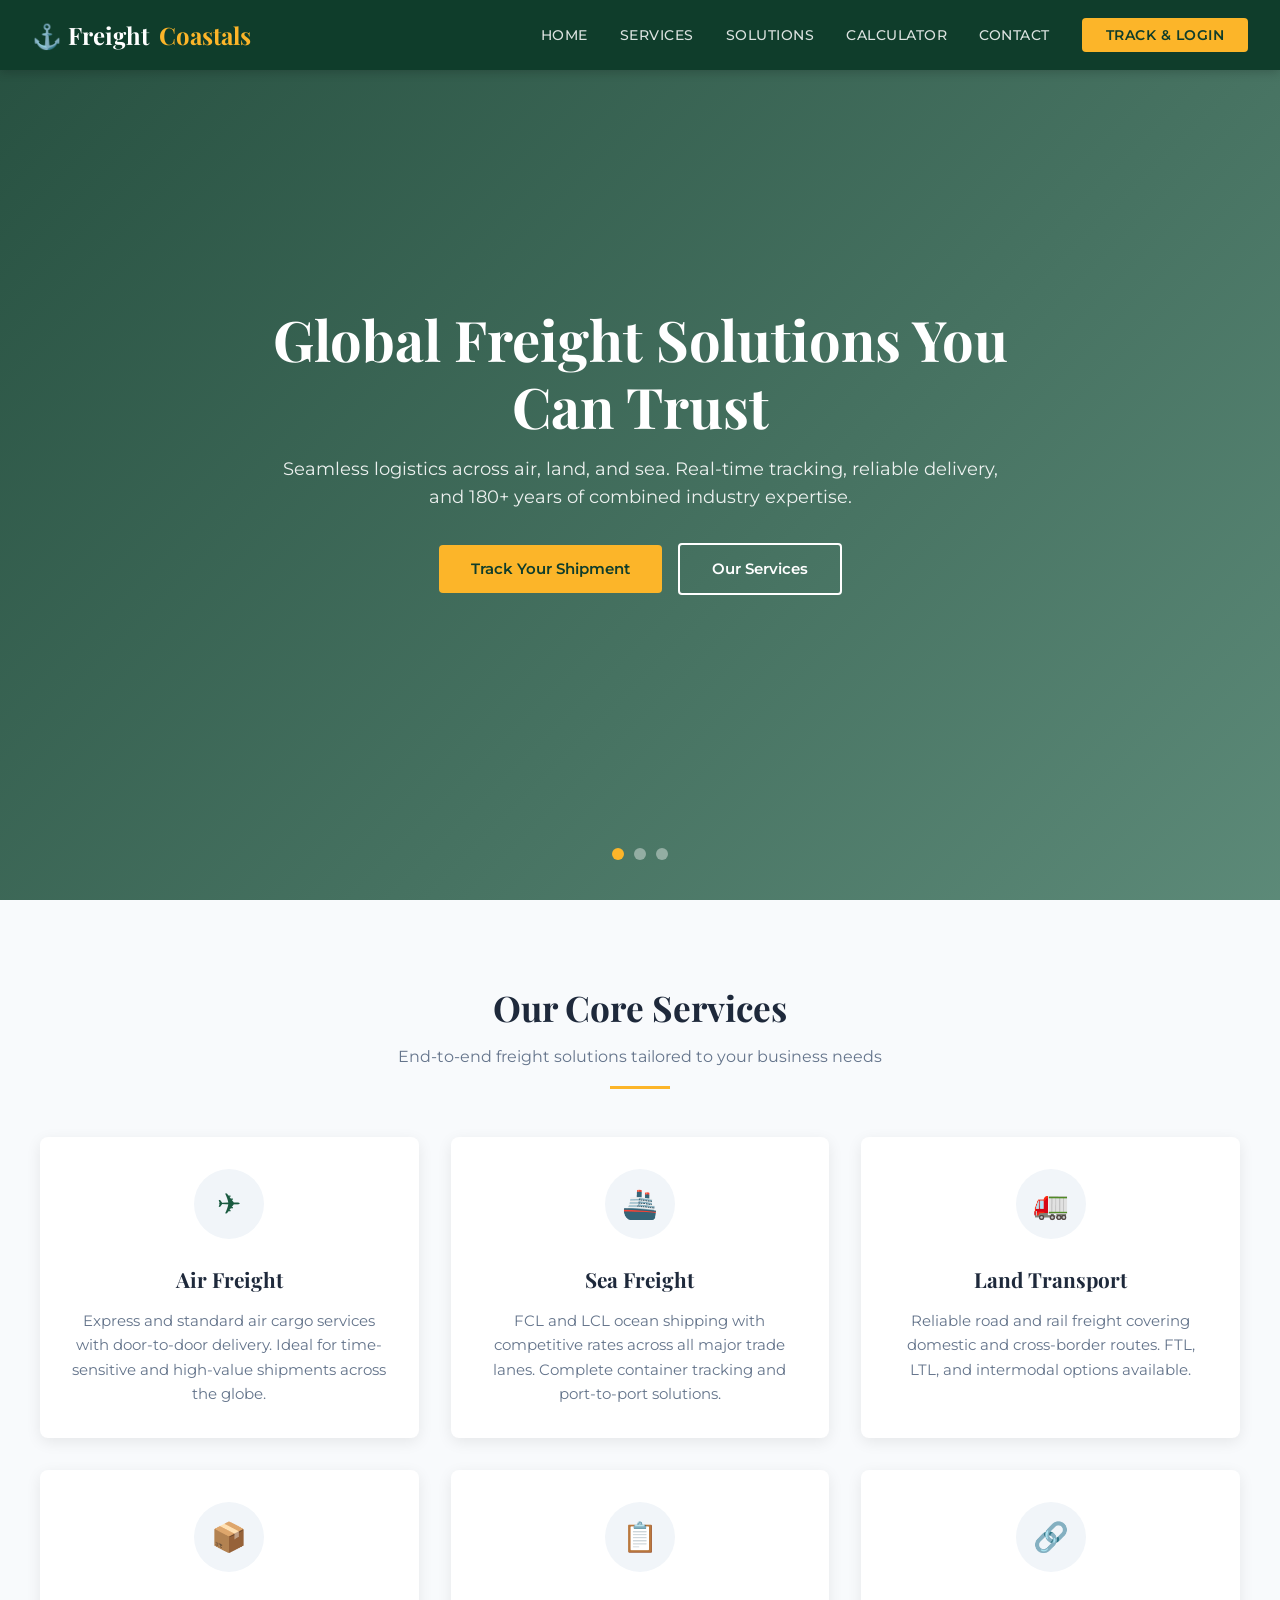
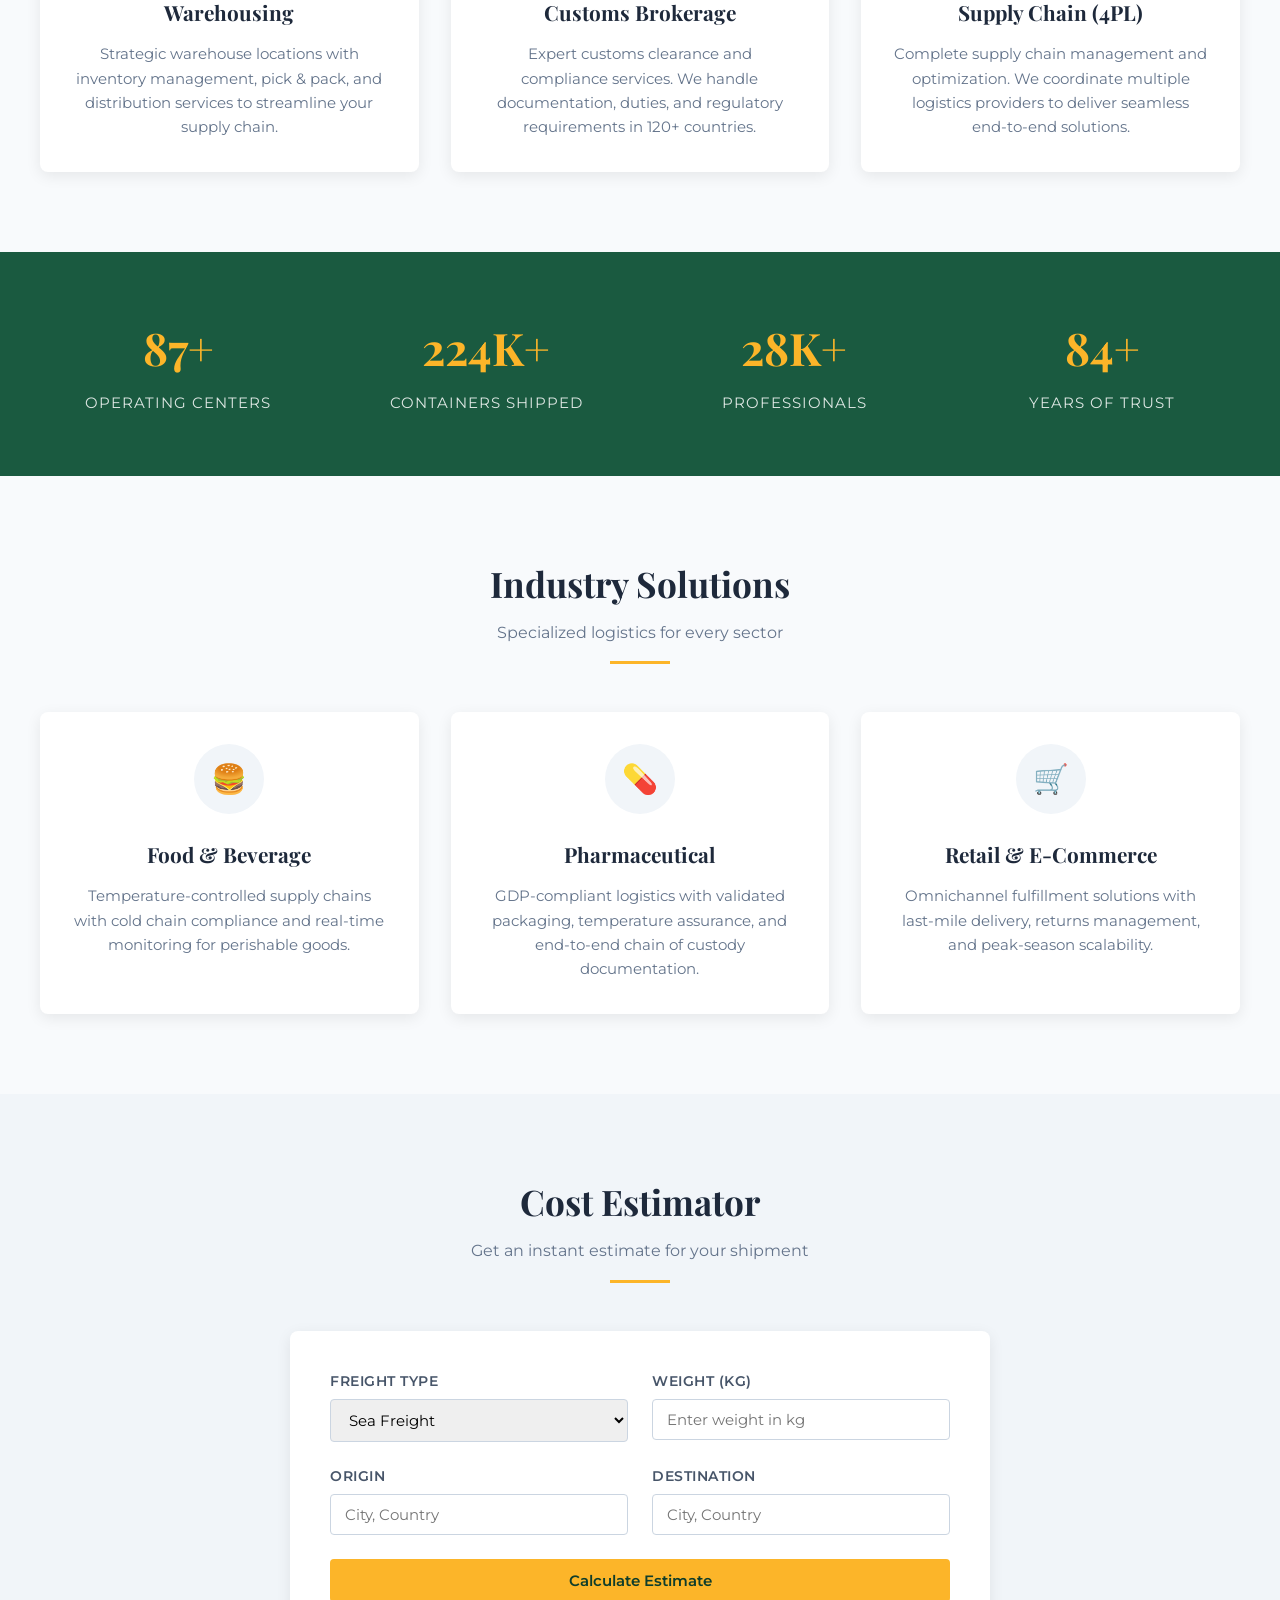
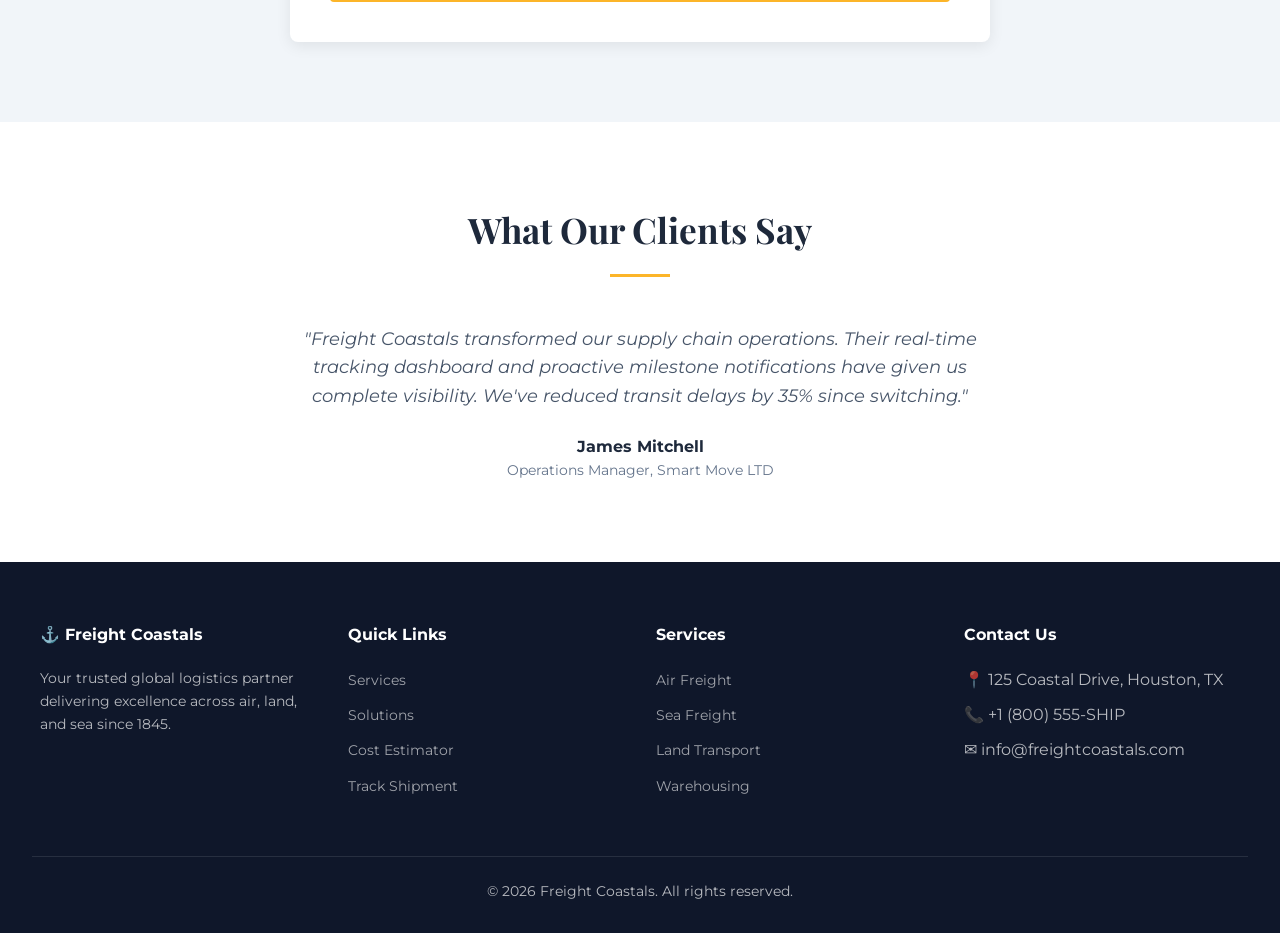
<file: index.html>
<!DOCTYPE html>
<html lang="en">
<head>
  <meta charset="UTF-8">
  <meta name="viewport" content="width=device-width, initial-scale=1.0">
  <title>Freight Coastals - Global Logistics Solutions</title>
  <link rel="stylesheet" href="css/styles.css">
</head>
<body>

  <!-- NAVBAR -->
  <nav class="navbar">
    <a href="index.html" class="logo">
      ⚓ Freight <span>Coastals</span>
    </a>
    <button class="mobile-toggle">☰</button>
    <ul class="nav-links">
      <li><a href="index.html">Home</a></li>
      <li><a href="#services">Services</a></li>
      <li><a href="#solutions">Solutions</a></li>
      <li><a href="#calculator">Calculator</a></li>
      <li><a href="#contact">Contact</a></li>
      <li><a href="login.html" class="btn-login">Track & Login</a></li>
    </ul>
  </nav>

  <!-- HERO SLIDER -->
  <section class="hero">
    <div class="hero-slide active">
      <div class="bg"></div>
      <div class="overlay"></div>
      <div class="hero-content">
        <h1>Global Freight Solutions You Can Trust</h1>
        <p>Seamless logistics across air, land, and sea. Real-time tracking, reliable delivery, and 180+ years of combined industry expertise.</p>
        <a href="login.html" class="btn btn-primary">Track Your Shipment</a>
        <a href="#services" class="btn btn-outline" style="margin-left:12px">Our Services</a>
      </div>
    </div>
    <div class="hero-slide">
      <div class="bg"></div>
      <div class="overlay"></div>
      <div class="hero-content">
        <h1>Air Freight — Speed Meets Reliability</h1>
        <p>Time-critical shipments delivered worldwide with our extensive airline network and customs expertise.</p>
        <a href="login.html" class="btn btn-primary">Get a Quote</a>
      </div>
    </div>
    <div class="hero-slide">
      <div class="bg"></div>
      <div class="overlay"></div>
      <div class="hero-content">
        <h1>Ocean Freight — Cost-Effective Global Shipping</h1>
        <p>Full container and LCL solutions across every major trade lane. Real-time vessel tracking included.</p>
        <a href="login.html" class="btn btn-primary">Learn More</a>
      </div>
    </div>
    <div class="hero-dots">
      <div class="dot active"></div>
      <div class="dot"></div>
      <div class="dot"></div>
    </div>
  </section>

  <!-- SERVICES -->
  <section id="services" class="section">
    <div class="section-title">
      <h2>Our Core Services</h2>
      <p>End-to-end freight solutions tailored to your business needs</p>
      <div class="underline"></div>
    </div>
    <div class="services-grid">
      <div class="service-card">
        <div class="icon">✈</div>
        <h3>Air Freight</h3>
        <p>Express and standard air cargo services with door-to-door delivery. Ideal for time-sensitive and high-value shipments across the globe.</p>
      </div>
      <div class="service-card">
        <div class="icon">🚢</div>
        <h3>Sea Freight</h3>
        <p>FCL and LCL ocean shipping with competitive rates across all major trade lanes. Complete container tracking and port-to-port solutions.</p>
      </div>
      <div class="service-card">
        <div class="icon">🚛</div>
        <h3>Land Transport</h3>
        <p>Reliable road and rail freight covering domestic and cross-border routes. FTL, LTL, and intermodal options available.</p>
      </div>
      <div class="service-card">
        <div class="icon">📦</div>
        <h3>Warehousing</h3>
        <p>Strategic warehouse locations with inventory management, pick & pack, and distribution services to streamline your supply chain.</p>
      </div>
      <div class="service-card">
        <div class="icon">📋</div>
        <h3>Customs Brokerage</h3>
        <p>Expert customs clearance and compliance services. We handle documentation, duties, and regulatory requirements in 120+ countries.</p>
      </div>
      <div class="service-card">
        <div class="icon">🔗</div>
        <h3>Supply Chain (4PL)</h3>
        <p>Complete supply chain management and optimization. We coordinate multiple logistics providers to deliver seamless end-to-end solutions.</p>
      </div>
    </div>
  </section>

  <!-- STATS -->
  <section class="stats-section">
    <div class="stats-grid">
      <div class="stat-item">
        <h3 data-count="125" data-suffix="+">0</h3>
        <p>Operating Centers</p>
      </div>
      <div class="stat-item">
        <h3 data-count="450" data-suffix="K+">0</h3>
        <p>Containers Shipped</p>
      </div>
      <div class="stat-item">
        <h3 data-count="50" data-suffix="K+">0</h3>
        <p>Professionals</p>
      </div>
      <div class="stat-item">
        <h3 data-count="180" data-suffix="+">0</h3>
        <p>Years of Trust</p>
      </div>
    </div>
  </section>

  <!-- SOLUTIONS -->
  <section id="solutions" class="section">
    <div class="section-title">
      <h2>Industry Solutions</h2>
      <p>Specialized logistics for every sector</p>
      <div class="underline"></div>
    </div>
    <div class="services-grid">
      <div class="service-card">
        <div class="icon">🍔</div>
        <h3>Food & Beverage</h3>
        <p>Temperature-controlled supply chains with cold chain compliance and real-time monitoring for perishable goods.</p>
      </div>
      <div class="service-card">
        <div class="icon">💊</div>
        <h3>Pharmaceutical</h3>
        <p>GDP-compliant logistics with validated packaging, temperature assurance, and end-to-end chain of custody documentation.</p>
      </div>
      <div class="service-card">
        <div class="icon">🛒</div>
        <h3>Retail & E-Commerce</h3>
        <p>Omnichannel fulfillment solutions with last-mile delivery, returns management, and peak-season scalability.</p>
      </div>
    </div>
  </section>

  <!-- COST CALCULATOR -->
  <section id="calculator" class="section calculator-section">
    <div class="section-title">
      <h2>Cost Estimator</h2>
      <p>Get an instant estimate for your shipment</p>
      <div class="underline"></div>
    </div>
    <form class="calculator-form" id="calcForm">
      <div class="form-row">
        <div class="form-group">
          <label>Freight Type</label>
          <select id="calcType">
            <option value="sea">Sea Freight</option>
            <option value="air">Air Freight</option>
            <option value="land">Land Transport</option>
          </select>
        </div>
        <div class="form-group">
          <label>Weight (kg)</label>
          <input type="number" id="calcWeight" placeholder="Enter weight in kg" required>
        </div>
      </div>
      <div class="form-row">
        <div class="form-group">
          <label>Origin</label>
          <input type="text" placeholder="City, Country">
        </div>
        <div class="form-group">
          <label>Destination</label>
          <input type="text" placeholder="City, Country">
        </div>
      </div>
      <button type="submit" class="btn btn-primary" style="width:100%">Calculate Estimate</button>
      <div id="calcResult"></div>
    </form>
  </section>

  <!-- TESTIMONIAL -->
  <section class="section" style="background:#fff">
    <div class="section-title">
      <h2>What Our Clients Say</h2>
      <div class="underline"></div>
    </div>
    <div style="max-width:700px;margin:0 auto;text-align:center">
      <p style="font-size:1.1rem;font-style:italic;color:var(--slate-600);margin-bottom:1.5rem">
        "Freight Coastals transformed our supply chain operations. Their real-time tracking dashboard and proactive milestone notifications have given us complete visibility. We've reduced transit delays by 35% since switching."
      </p>
      <p style="font-weight:700;color:var(--slate-800)">James Mitchell</p>
      <p style="color:var(--slate-500);font-size:0.9rem">Operations Manager, Smart Move LTD</p>
    </div>
  </section>

  <!-- FOOTER -->
  <footer id="contact" class="footer">
    <div class="footer-grid">
      <div class="footer-col">
        <h4>⚓ Freight Coastals</h4>
        <p style="font-size:0.9rem;margin-bottom:1rem">Your trusted global logistics partner delivering excellence across air, land, and sea since 1845.</p>
      </div>
      <div class="footer-col">
        <h4>Quick Links</h4>
        <ul>
          <li><a href="#services">Services</a></li>
          <li><a href="#solutions">Solutions</a></li>
          <li><a href="#calculator">Cost Estimator</a></li>
          <li><a href="login.html">Track Shipment</a></li>
        </ul>
      </div>
      <div class="footer-col">
        <h4>Services</h4>
        <ul>
          <li><a href="#">Air Freight</a></li>
          <li><a href="#">Sea Freight</a></li>
          <li><a href="#">Land Transport</a></li>
          <li><a href="#">Warehousing</a></li>
        </ul>
      </div>
      <div class="footer-col">
        <h4>Contact Us</h4>
        <ul>
          <li>📍 125 Coastal Drive, Houston, TX</li>
          <li>📞 +1 (800) 555-SHIP</li>
          <li>✉ info@freightcoastals.com</li>
        </ul>
      </div>
    </div>
    <div class="footer-bottom">
      <p>&copy; 2026 Freight Coastals. All rights reserved.</p>
    </div>
  </footer>

  <script src="js/app.js"></script>
</body>
</html>
</file>
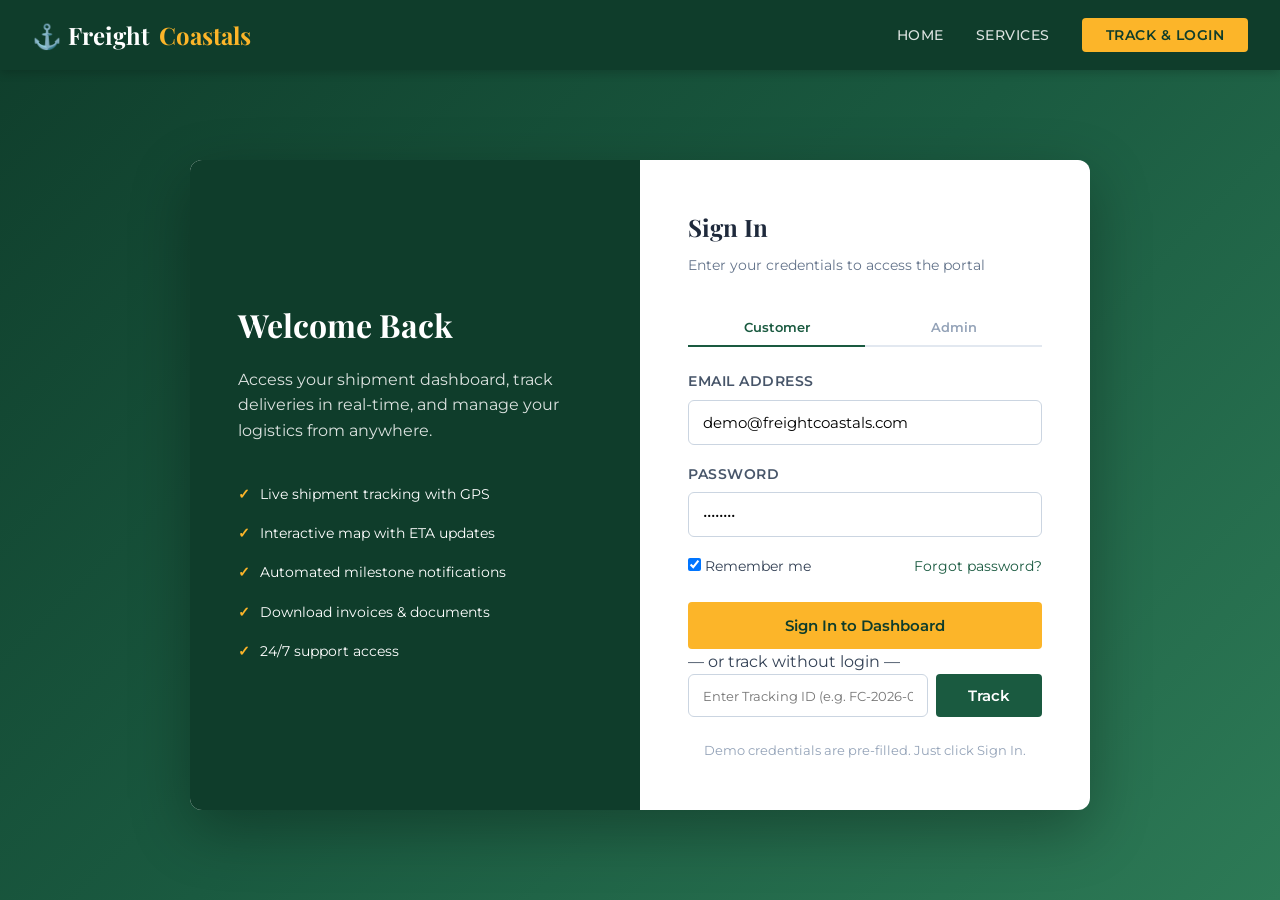
<file: login.html>
<!DOCTYPE html>
<html lang="en">
<head>
  <meta charset="UTF-8">
  <meta name="viewport" content="width=device-width, initial-scale=1.0">
  <title>Login - Freight Coastals</title>
  <link rel="stylesheet" href="css/styles.css">
</head>
<body>

  <!-- NAVBAR -->
  <nav class="navbar">
    <a href="index.html" class="logo">⚓ Freight <span>Coastals</span></a>
    <button class="mobile-toggle">☰</button>
    <ul class="nav-links">
      <li><a href="index.html">Home</a></li>
      <li><a href="index.html#services">Services</a></li>
      <li><a href="login.html" class="btn-login">Track & Login</a></li>
    </ul>
  </nav>

  <!-- LOGIN -->
  <section class="login-page">
    <div class="login-container">
      <!-- Left Brand Panel -->
      <div class="login-brand">
        <h2>Welcome Back</h2>
        <p>Access your shipment dashboard, track deliveries in real-time, and manage your logistics from anywhere.</p>
        <ul class="features">
          <li>Live shipment tracking with GPS</li>
          <li>Interactive map with ETA updates</li>
          <li>Automated milestone notifications</li>
          <li>Download invoices & documents</li>
          <li>24/7 support access</li>
        </ul>
      </div>

      <!-- Right Form Panel -->
      <div class="login-form-container">
        <h3>Sign In</h3>
        <p class="subtitle">Enter your credentials to access the portal</p>

        <!-- Tabs -->
        <div class="login-tabs">
          <button class="active" data-tab="customer">Customer</button>
          <button data-tab="admin">Admin</button>
        </div>

        <!-- Customer Login -->
        <div id="loginFormFields">
          <form class="login-form">
            <div class="form-group">
              <label>Email Address</label>
              <input type="email" placeholder="you@company.com" value="demo@freightcoastals.com">
            </div>
            <div class="form-group">
              <label>Password</label>
              <input type="password" placeholder="Enter your password" value="demo1234">
            </div>
            <div class="form-options">
              <label><input type="checkbox" checked> Remember me</label>
              <a href="#">Forgot password?</a>
            </div>
            <button type="submit" class="btn btn-primary">Sign In to Dashboard</button>
          </form>
          <div class="divider">— or track without login —</div>
          <form style="display:flex;gap:8px" onsubmit="event.preventDefault();window.location.href='dashboard.html'">
            <input type="text" placeholder="Enter Tracking ID (e.g. FC-2026-00142)" style="flex:1;padding:12px 14px;border:1px solid var(--slate-300);border-radius:6px;font-family:'Montserrat',sans-serif">
            <button type="submit" class="btn btn-green" style="white-space:nowrap">Track</button>
          </form>
        </div>

        <!-- Admin Login -->
        <div id="adminFormFields" style="display:none">
          <form class="login-form">
            <div class="form-group">
              <label>Admin Email</label>
              <input type="email" placeholder="admin@freightcoastals.com" value="admin@freightcoastals.com">
            </div>
            <div class="form-group">
              <label>Password</label>
              <input type="password" placeholder="Enter admin password" value="admin1234">
            </div>
            <div class="form-group">
              <label>Access Code</label>
              <input type="text" placeholder="Enter 2FA code" value="000000">
            </div>
            <button type="submit" class="btn btn-primary">Access Admin Panel</button>
          </form>
        </div>

        <p style="text-align:center;font-size:0.8rem;color:var(--slate-400);margin-top:1.5rem">
          Demo credentials are pre-filled. Just click Sign In.
        </p>
      </div>
    </div>
  </section>

  <script src="js/app.js"></script>
</body>
</html>
</file>
<file: css/styles.css>
@import url('https://fonts.googleapis.com/css2?family=Playfair+Display:wght@400;600;700&family=Montserrat:wght@300;400;500;600;700&display=swap');

:root {
  --primary: #1a5a40;
  --primary-dark: #0f3d2b;
  --primary-light: #2d7a56;
  --accent: #fcb529;
  --accent-hover: #f59e0b;
  --slate-50: #f8fafc;
  --slate-100: #f1f5f9;
  --slate-200: #e2e8f0;
  --slate-300: #cbd5e1;
  --slate-400: #94a3b8;
  --slate-500: #64748b;
  --slate-600: #475569;
  --slate-700: #334155;
  --slate-800: #1e293b;
  --slate-900: #0f172a;
  --success: #22c55e;
  --warning: #f59e0b;
  --danger: #ef4444;
  --info: #3b82f6;
}

* { margin: 0; padding: 0; box-sizing: border-box; }

body {
  font-family: 'Montserrat', sans-serif;
  color: var(--slate-700);
  background: var(--slate-50);
  line-height: 1.6;
}

h1, h2, h3, h4, h5 {
  font-family: 'Playfair Display', serif;
  color: var(--slate-800);
}

a { text-decoration: none; color: inherit; }

/* ===== NAVBAR ===== */
.navbar {
  background: var(--primary-dark);
  padding: 0 2rem;
  position: fixed;
  width: 100%;
  top: 0;
  z-index: 1000;
  display: flex;
  justify-content: space-between;
  align-items: center;
  height: 70px;
  box-shadow: 0 2px 10px rgba(0,0,0,0.2);
}

.navbar .logo {
  font-family: 'Playfair Display', serif;
  font-size: 1.5rem;
  font-weight: 700;
  color: #fff;
  display: flex;
  align-items: center;
  gap: 10px;
}

.navbar .logo span { color: var(--accent); }

.nav-links {
  display: flex;
  list-style: none;
  gap: 2rem;
  align-items: center;
}

.nav-links a {
  color: rgba(255,255,255,0.85);
  font-size: 0.9rem;
  font-weight: 500;
  transition: color 0.3s;
  text-transform: uppercase;
  letter-spacing: 0.5px;
}

.nav-links a:hover { color: var(--accent); }

.nav-links .btn-login {
  background: var(--accent);
  color: var(--primary-dark);
  padding: 8px 24px;
  border-radius: 4px;
  font-weight: 600;
  transition: background 0.3s;
}

.nav-links .btn-login:hover { background: var(--accent-hover); }

.mobile-toggle {
  display: none;
  background: none;
  border: none;
  color: #fff;
  font-size: 1.5rem;
  cursor: pointer;
}

/* ===== HERO ===== */
.hero {
  height: 100vh;
  position: relative;
  overflow: hidden;
}

.hero-slide {
  position: absolute;
  inset: 0;
  opacity: 0;
  transition: opacity 1s ease;
  display: flex;
  align-items: center;
  justify-content: center;
}

.hero-slide.active { opacity: 1; }

.hero-slide .overlay {
  position: absolute;
  inset: 0;
  background: linear-gradient(135deg, rgba(15,61,43,0.9) 0%, rgba(26,90,64,0.7) 100%);
}

.hero-slide .bg {
  position: absolute;
  inset: 0;
  background-size: cover;
  background-position: center;
}

.hero-slide:nth-child(1) .bg {
  background-image: url('https://images.unsplash.com/photo-1586528116311-ad8dd3c8310d?w=1920&q=80');
}

.hero-slide:nth-child(2) .bg {
  background-image: url('https://images.unsplash.com/photo-1578575437130-527eed3abbec?w=1920&q=80');
}

.hero-slide:nth-child(3) .bg {
  background-image: url('https://images.unsplash.com/photo-1494412574643-ff11b0a5eb19?w=1920&q=80');
}

.hero-content {
  position: relative;
  z-index: 2;
  text-align: center;
  max-width: 800px;
  padding: 0 2rem;
}

.hero-content h1 {
  font-size: 3.5rem;
  color: #fff;
  margin-bottom: 1rem;
  line-height: 1.2;
}

.hero-content p {
  color: rgba(255,255,255,0.9);
  font-size: 1.1rem;
  margin-bottom: 2rem;
}

.hero-dots {
  position: absolute;
  bottom: 40px;
  left: 50%;
  transform: translateX(-50%);
  z-index: 3;
  display: flex;
  gap: 10px;
}

.hero-dots .dot {
  width: 12px;
  height: 12px;
  border-radius: 50%;
  background: rgba(255,255,255,0.4);
  cursor: pointer;
  transition: background 0.3s;
}

.hero-dots .dot.active { background: var(--accent); }

/* ===== BUTTONS ===== */
.btn {
  display: inline-block;
  padding: 12px 32px;
  border-radius: 4px;
  font-weight: 600;
  font-size: 0.95rem;
  cursor: pointer;
  transition: all 0.3s;
  border: none;
  font-family: 'Montserrat', sans-serif;
}

.btn-primary {
  background: var(--accent);
  color: var(--primary-dark);
}

.btn-primary:hover { background: var(--accent-hover); transform: translateY(-2px); }

.btn-outline {
  background: transparent;
  border: 2px solid #fff;
  color: #fff;
}

.btn-outline:hover { background: rgba(255,255,255,0.1); }

.btn-green {
  background: var(--primary);
  color: #fff;
}

.btn-green:hover { background: var(--primary-dark); }

/* ===== SECTIONS ===== */
.section {
  padding: 80px 2rem;
}

.section-title {
  text-align: center;
  margin-bottom: 3rem;
}

.section-title h2 {
  font-size: 2.2rem;
  margin-bottom: 0.5rem;
}

.section-title p { color: var(--slate-500); }

.section-title .underline {
  width: 60px;
  height: 3px;
  background: var(--accent);
  margin: 1rem auto 0;
}

/* ===== SERVICES GRID ===== */
.services-grid {
  display: grid;
  grid-template-columns: repeat(auto-fit, minmax(300px, 1fr));
  gap: 2rem;
  max-width: 1200px;
  margin: 0 auto;
}

.service-card {
  background: #fff;
  border-radius: 8px;
  padding: 2rem;
  text-align: center;
  box-shadow: 0 4px 15px rgba(0,0,0,0.08);
  transition: transform 0.3s, box-shadow 0.3s;
}

.service-card:hover {
  transform: translateY(-5px);
  box-shadow: 0 8px 30px rgba(0,0,0,0.12);
}

.service-card .icon {
  width: 70px;
  height: 70px;
  background: var(--slate-100);
  border-radius: 50%;
  display: flex;
  align-items: center;
  justify-content: center;
  margin: 0 auto 1.5rem;
  font-size: 1.8rem;
  color: var(--primary);
}

.service-card h3 { margin-bottom: 0.8rem; font-size: 1.3rem; }
.service-card p { color: var(--slate-500); font-size: 0.95rem; }

/* ===== STATS ===== */
.stats-section {
  background: var(--primary);
  padding: 60px 2rem;
}

.stats-grid {
  display: grid;
  grid-template-columns: repeat(auto-fit, minmax(200px, 1fr));
  gap: 2rem;
  max-width: 1200px;
  margin: 0 auto;
  text-align: center;
}

.stat-item h3 {
  font-size: 2.8rem;
  color: var(--accent);
  margin-bottom: 0.5rem;
}

.stat-item p {
  color: rgba(255,255,255,0.85);
  font-size: 0.95rem;
  text-transform: uppercase;
  letter-spacing: 1px;
}

/* ===== CALCULATOR ===== */
.calculator-section {
  background: var(--slate-100);
}

.calculator-form {
  max-width: 700px;
  margin: 0 auto;
  background: #fff;
  padding: 2.5rem;
  border-radius: 8px;
  box-shadow: 0 4px 15px rgba(0,0,0,0.08);
}

.form-row {
  display: grid;
  grid-template-columns: 1fr 1fr;
  gap: 1.5rem;
  margin-bottom: 1.5rem;
}

.form-group { display: flex; flex-direction: column; }

.form-group label {
  font-size: 0.85rem;
  font-weight: 600;
  color: var(--slate-600);
  margin-bottom: 0.4rem;
  text-transform: uppercase;
  letter-spacing: 0.5px;
}

.form-group input,
.form-group select,
.form-group textarea {
  padding: 10px 14px;
  border: 1px solid var(--slate-300);
  border-radius: 4px;
  font-family: 'Montserrat', sans-serif;
  font-size: 0.95rem;
  transition: border-color 0.3s;
}

.form-group input:focus,
.form-group select:focus,
.form-group textarea:focus {
  outline: none;
  border-color: var(--primary);
}

/* ===== LOGIN PAGE ===== */
.login-page {
  min-height: 100vh;
  display: flex;
  align-items: center;
  justify-content: center;
  background: linear-gradient(135deg, var(--primary-dark) 0%, var(--primary) 50%, var(--primary-light) 100%);
  padding-top: 70px;
}

.login-container {
  background: #fff;
  border-radius: 12px;
  overflow: hidden;
  box-shadow: 0 20px 60px rgba(0,0,0,0.3);
  display: grid;
  grid-template-columns: 1fr 1fr;
  max-width: 900px;
  width: 90%;
}

.login-brand {
  background: var(--primary-dark);
  padding: 3rem;
  display: flex;
  flex-direction: column;
  justify-content: center;
  color: #fff;
}

.login-brand h2 { color: #fff; font-size: 2rem; margin-bottom: 1rem; }
.login-brand p { opacity: 0.85; margin-bottom: 2rem; }

.login-brand .features li {
  list-style: none;
  padding: 0.5rem 0;
  display: flex;
  align-items: center;
  gap: 10px;
  font-size: 0.9rem;
}

.login-brand .features li::before {
  content: '✓';
  color: var(--accent);
  font-weight: bold;
}

.login-form-container {
  padding: 3rem;
  display: flex;
  flex-direction: column;
  justify-content: center;
}

.login-form-container h3 {
  font-size: 1.5rem;
  margin-bottom: 0.5rem;
}

.login-form-container .subtitle {
  color: var(--slate-500);
  margin-bottom: 2rem;
  font-size: 0.9rem;
}

.login-form .form-group { margin-bottom: 1.2rem; }

.login-form .form-group input {
  width: 100%;
  padding: 12px 14px;
  border: 1px solid var(--slate-300);
  border-radius: 6px;
  font-size: 0.95rem;
  font-family: 'Montserrat', sans-serif;
}

.login-form .form-group input:focus {
  outline: none;
  border-color: var(--primary);
  box-shadow: 0 0 0 3px rgba(26,90,64,0.1);
}

.login-form .form-options {
  display: flex;
  justify-content: space-between;
  align-items: center;
  margin-bottom: 1.5rem;
  font-size: 0.85rem;
}

.login-form .form-options a { color: var(--primary); }

.login-form .btn { width: 100%; text-align: center; padding: 14px; }

.login-form .divider {
  text-align: center;
  margin: 1.5rem 0;
  color: var(--slate-400);
  font-size: 0.85rem;
}

.login-tabs {
  display: flex;
  margin-bottom: 1.5rem;
  border-bottom: 2px solid var(--slate-200);
}

.login-tabs button {
  flex: 1;
  padding: 10px;
  background: none;
  border: none;
  font-family: 'Montserrat', sans-serif;
  font-weight: 600;
  color: var(--slate-400);
  cursor: pointer;
  border-bottom: 2px solid transparent;
  margin-bottom: -2px;
  transition: all 0.3s;
}

.login-tabs button.active {
  color: var(--primary);
  border-bottom-color: var(--primary);
}

/* ===== DASHBOARD ===== */
.dashboard-layout {
  display: flex;
  min-height: 100vh;
  padding-top: 70px;
}

.sidebar {
  background: var(--primary-dark);
  padding: 1.5rem 0;
  position: fixed;
  top: 70px;
  left: 0;
  bottom: 0;
  width: 260px;
  overflow-y: auto;
  z-index: 100;
  box-shadow: 2px 0 10px rgba(0,0,0,0.1);
}

.sidebar-user {
  padding: 0 1.5rem 1.5rem;
  border-bottom: 1px solid rgba(255,255,255,0.1);
  margin-bottom: 1rem;
}

.sidebar-user .avatar {
  width: 50px;
  height: 50px;
  background: var(--accent);
  border-radius: 50%;
  display: flex;
  align-items: center;
  justify-content: center;
  font-weight: 700;
  color: var(--primary-dark);
  font-size: 1.2rem;
  margin-bottom: 0.8rem;
}

.sidebar-user .name { color: #fff; font-weight: 600; font-size: 0.95rem; }
.sidebar-user .role { color: rgba(255,255,255,0.6); font-size: 0.8rem; }

.sidebar-nav { list-style: none; }

.sidebar-nav li a {
  display: flex;
  align-items: center;
  gap: 12px;
  padding: 12px 1.5rem;
  color: rgba(255,255,255,0.7);
  font-size: 0.9rem;
  transition: all 0.3s;
  border-left: 3px solid transparent;
}

.sidebar-nav li a:hover,
.sidebar-nav li a.active {
  background: rgba(255,255,255,0.08);
  color: #fff;
  border-left-color: var(--accent);
}

.sidebar-nav li a .icon { font-size: 1.1rem; width: 24px; text-align: center; }

.main-content {
  margin-left: 260px;
  padding: 2rem 2.5rem;
  background: var(--slate-100);
  flex: 1;
  min-width: 0;
  width: calc(100% - 260px);
}

.page-header {
  display: flex;
  justify-content: space-between;
  align-items: center;
  margin-bottom: 2rem;
  flex-wrap: wrap;
  gap: 1rem;
}

.page-header h1 { font-size: 1.8rem; margin-bottom: 0; }

/* ===== DASHBOARD CARDS ===== */
.stats-cards {
  display: grid;
  grid-template-columns: repeat(auto-fit, minmax(240px, 1fr));
  gap: 1.5rem;
  margin-bottom: 2rem;
}

.stat-card {
  background: #fff;
  border-radius: 8px;
  padding: 1.5rem;
  display: flex;
  align-items: center;
  gap: 1rem;
  box-shadow: 0 2px 8px rgba(0,0,0,0.06);
}

.stat-card .stat-icon {
  width: 55px;
  height: 55px;
  border-radius: 10px;
  display: flex;
  align-items: center;
  justify-content: center;
  font-size: 1.5rem;
}

.stat-card .stat-icon.blue { background: #dbeafe; color: #2563eb; }
.stat-card .stat-icon.green { background: #dcfce7; color: #16a34a; }
.stat-card .stat-icon.orange { background: #ffedd5; color: #ea580c; }
.stat-card .stat-icon.purple { background: #f3e8ff; color: #9333ea; }

.stat-card .stat-info h4 {
  font-family: 'Montserrat', sans-serif;
  font-size: 0.8rem;
  color: var(--slate-500);
  text-transform: uppercase;
  letter-spacing: 0.5px;
}

.stat-card .stat-info .number {
  font-size: 1.8rem;
  font-weight: 700;
  color: var(--slate-800);
}

/* ===== SHIPMENT TABLE ===== */
.panel {
  background: #fff;
  border-radius: 8px;
  box-shadow: 0 2px 8px rgba(0,0,0,0.06);
  margin-bottom: 2rem;
}

.panel-header {
  padding: 1.5rem;
  border-bottom: 1px solid var(--slate-200);
  display: flex;
  justify-content: space-between;
  align-items: center;
}

.panel-header h3 {
  font-size: 1.1rem;
  font-family: 'Montserrat', sans-serif;
  font-weight: 600;
}

.panel-body { padding: 1.5rem; }

table {
  width: 100%;
  border-collapse: collapse;
}

table th {
  text-align: left;
  padding: 12px 16px;
  font-size: 0.8rem;
  text-transform: uppercase;
  letter-spacing: 0.5px;
  color: var(--slate-500);
  border-bottom: 2px solid var(--slate-200);
  font-family: 'Montserrat', sans-serif;
}

table td {
  padding: 14px 16px;
  font-size: 0.9rem;
  border-bottom: 1px solid var(--slate-100);
}

table tr:hover { background: var(--slate-50); }

.badge {
  padding: 4px 12px;
  border-radius: 20px;
  font-size: 0.75rem;
  font-weight: 600;
  text-transform: uppercase;
}

.badge-success { background: #dcfce7; color: #16a34a; }
.badge-warning { background: #fef3c7; color: #d97706; }
.badge-info { background: #dbeafe; color: #2563eb; }
.badge-danger { background: #fee2e2; color: #dc2626; }
.badge-purple { background: #f3e8ff; color: #9333ea; }

/* ===== MAP CONTAINER ===== */
.map-container {
  height: 450px;
  border-radius: 0 0 8px 8px;
  overflow: hidden;
  position: relative;
  background: var(--slate-200);
}

#trackingMap {
  height: 100%;
  width: 100%;
  z-index: 1;
}

/* Fix Leaflet z-index issues inside dashboard */
.leaflet-pane { z-index: 1; }
.leaflet-top, .leaflet-bottom { z-index: 2; }
.leaflet-popup-pane { z-index: 3; }

/* ===== TRACKING TIMELINE ===== */
.timeline {
  position: relative;
  padding-left: 30px;
}

.timeline::before {
  content: '';
  position: absolute;
  left: 10px;
  top: 0;
  bottom: 0;
  width: 2px;
  background: var(--slate-200);
}

.timeline-item {
  position: relative;
  padding-bottom: 1.5rem;
}

.timeline-item:last-child { padding-bottom: 0; }

.timeline-item .dot {
  position: absolute;
  left: -25px;
  top: 4px;
  width: 14px;
  height: 14px;
  border-radius: 50%;
  background: var(--slate-300);
  border: 2px solid #fff;
}

.timeline-item.completed .dot { background: var(--success); }
.timeline-item.active .dot { background: var(--accent); box-shadow: 0 0 0 4px rgba(252,181,41,0.3); }

.timeline-item .time {
  font-size: 0.8rem;
  color: var(--slate-400);
  margin-bottom: 0.2rem;
}

.timeline-item .title {
  font-weight: 600;
  font-size: 0.95rem;
  color: var(--slate-700);
}

.timeline-item .desc {
  font-size: 0.85rem;
  color: var(--slate-500);
}

/* ===== NOTIFICATIONS ===== */
.notification-panel {
  position: fixed;
  top: 70px;
  right: -400px;
  width: 380px;
  height: calc(100vh - 70px);
  background: #fff;
  box-shadow: -5px 0 30px rgba(0,0,0,0.15);
  z-index: 999;
  transition: right 0.3s ease;
  display: flex;
  flex-direction: column;
}

.notification-panel.open { right: 0; }

.notification-panel .panel-header {
  padding: 1.5rem;
  border-bottom: 1px solid var(--slate-200);
}

.notification-list {
  flex: 1;
  overflow-y: auto;
  padding: 0.5rem 0;
}

.notification-item {
  padding: 1rem 1.5rem;
  border-bottom: 1px solid var(--slate-100);
  display: flex;
  gap: 12px;
  cursor: pointer;
  transition: background 0.2s;
}

.notification-item:hover { background: var(--slate-50); }
.notification-item.unread { background: #f0fdf4; }

.notification-item .notif-icon {
  width: 40px;
  height: 40px;
  border-radius: 50%;
  display: flex;
  align-items: center;
  justify-content: center;
  flex-shrink: 0;
  font-size: 1.1rem;
}

.notification-item .notif-content { flex: 1; }
.notification-item .notif-content .title { font-weight: 600; font-size: 0.85rem; }
.notification-item .notif-content .desc { font-size: 0.8rem; color: var(--slate-500); margin-top: 2px; }
.notification-item .notif-content .time { font-size: 0.75rem; color: var(--slate-400); margin-top: 4px; }

/* ===== TOAST ===== */
.toast-container {
  position: fixed;
  top: 80px;
  right: 20px;
  z-index: 10000;
  display: flex;
  flex-direction: column;
  gap: 10px;
}

.toast {
  background: #fff;
  border-radius: 8px;
  padding: 14px 20px;
  box-shadow: 0 8px 30px rgba(0,0,0,0.15);
  display: flex;
  align-items: center;
  gap: 12px;
  min-width: 320px;
  animation: slideIn 0.3s ease;
  border-left: 4px solid var(--primary);
}

.toast.success { border-left-color: var(--success); }
.toast.warning { border-left-color: var(--warning); }
.toast.error { border-left-color: var(--danger); }

.toast .toast-message { flex: 1; font-size: 0.9rem; }
.toast .toast-close {
  background: none;
  border: none;
  font-size: 1.2rem;
  cursor: pointer;
  color: var(--slate-400);
}

@keyframes slideIn {
  from { transform: translateX(100%); opacity: 0; }
  to { transform: translateX(0); opacity: 1; }
}

/* ===== SHIPMENT DETAIL MODAL ===== */
.modal-overlay {
  position: fixed;
  inset: 0;
  background: rgba(0,0,0,0.5);
  z-index: 9999;
  display: flex;
  align-items: center;
  justify-content: center;
  opacity: 0;
  visibility: hidden;
  transition: all 0.3s;
}

.modal-overlay.active { opacity: 1; visibility: visible; }

.modal {
  background: #fff;
  border-radius: 12px;
  max-width: 700px;
  width: 90%;
  max-height: 85vh;
  overflow-y: auto;
  transform: translateY(20px);
  transition: transform 0.3s;
}

.modal-overlay.active .modal { transform: translateY(0); }

.modal-header {
  padding: 1.5rem;
  border-bottom: 1px solid var(--slate-200);
  display: flex;
  justify-content: space-between;
  align-items: center;
}

.modal-header h3 { font-family: 'Montserrat', sans-serif; font-weight: 600; }

.modal-close {
  background: none;
  border: none;
  font-size: 1.5rem;
  cursor: pointer;
  color: var(--slate-400);
}

.modal-body { padding: 1.5rem; }

/* ===== ADMIN SPECIFIC ===== */
.admin-grid {
  display: grid;
  grid-template-columns: 1fr 1fr;
  gap: 1.5rem;
}

.chart-placeholder {
  height: 250px;
  background: linear-gradient(135deg, var(--slate-100) 0%, var(--slate-50) 100%);
  border-radius: 8px;
  display: flex;
  align-items: center;
  justify-content: center;
  color: var(--slate-400);
}

/* ===== PROGRESS BAR ===== */
.progress-bar {
  height: 8px;
  background: var(--slate-200);
  border-radius: 4px;
  overflow: hidden;
}

.progress-bar .fill {
  height: 100%;
  border-radius: 4px;
  transition: width 0.6s ease;
}

.progress-bar .fill.green { background: var(--success); }
.progress-bar .fill.blue { background: var(--info); }
.progress-bar .fill.orange { background: var(--warning); }

/* ===== NOTIFICATION BADGE (nav) ===== */
.notif-badge {
  position: relative;
}

.notif-badge .count {
  position: absolute;
  top: -8px;
  right: -8px;
  background: var(--danger);
  color: #fff;
  font-size: 0.65rem;
  font-weight: 700;
  width: 18px;
  height: 18px;
  border-radius: 50%;
  display: flex;
  align-items: center;
  justify-content: center;
}

/* ===== SEARCH BAR ===== */
.search-bar {
  display: flex;
  align-items: center;
  background: #fff;
  border: 1px solid var(--slate-300);
  border-radius: 6px;
  padding: 0 14px;
  max-width: 350px;
}

.search-bar input {
  border: none;
  outline: none;
  padding: 10px;
  font-family: 'Montserrat', sans-serif;
  font-size: 0.9rem;
  flex: 1;
}

/* ===== FOOTER ===== */
.footer {
  background: var(--slate-900);
  color: rgba(255,255,255,0.7);
  padding: 60px 2rem 30px;
}

.footer-grid {
  display: grid;
  grid-template-columns: repeat(auto-fit, minmax(220px, 1fr));
  gap: 2rem;
  max-width: 1200px;
  margin: 0 auto 3rem;
}

.footer-col h4 {
  color: #fff;
  font-family: 'Montserrat', sans-serif;
  font-size: 1rem;
  margin-bottom: 1.2rem;
}

.footer-col ul { list-style: none; }
.footer-col ul li { margin-bottom: 0.6rem; }
.footer-col ul li a { color: rgba(255,255,255,0.6); font-size: 0.9rem; transition: color 0.3s; }
.footer-col ul li a:hover { color: var(--accent); }

.footer-bottom {
  border-top: 1px solid rgba(255,255,255,0.1);
  padding-top: 1.5rem;
  text-align: center;
  font-size: 0.85rem;
}

/* ===== ETA CARD ON MAP ===== */
.eta-card {
  position: absolute;
  top: 16px;
  right: 16px;
  background: #fff;
  border-radius: 8px;
  padding: 1.2rem;
  box-shadow: 0 4px 20px rgba(0,0,0,0.15);
  z-index: 400;
  min-width: 220px;
}

.eta-card h4 {
  font-family: 'Montserrat', sans-serif;
  font-size: 0.8rem;
  text-transform: uppercase;
  color: var(--slate-500);
  margin-bottom: 0.3rem;
}

.eta-card .eta-time {
  font-size: 1.5rem;
  font-weight: 700;
  color: var(--primary);
}

.eta-card .eta-date {
  font-size: 0.85rem;
  color: var(--slate-500);
}

/* ===== TABLE FIXES ===== */
.panel-body table {
  min-width: 700px;
}

/* ===== ETA CARD FIX ===== */
.eta-card {
  z-index: 5;
}

/* ===== MOBILE SIDEBAR TOGGLE ===== */
@media (max-width: 768px) {
  .sidebar.mobile-open {
    display: block;
    position: fixed;
    top: 70px;
    left: 0;
    bottom: 0;
    width: 260px;
    z-index: 500;
  }
}

/* ===== RESPONSIVE ===== */
@media (max-width: 1024px) {
  .stats-cards {
    grid-template-columns: repeat(2, 1fr);
  }
  .admin-grid {
    grid-template-columns: 1fr;
  }
}

@media (max-width: 768px) {
  .mobile-toggle { display: block; }
  .nav-links { display: none; }
  .nav-links.open {
    display: flex;
    flex-direction: column;
    position: absolute;
    top: 70px;
    left: 0;
    right: 0;
    background: var(--primary-dark);
    padding: 1rem 2rem;
    gap: 0.5rem;
  }
  .hero-content h1 { font-size: 2.2rem; }
  .login-container { grid-template-columns: 1fr; }
  .login-brand { display: none; }
  .dashboard-layout { flex-direction: column; }
  .sidebar {
    position: relative;
    top: 0;
    width: 100%;
    padding: 1rem 0;
    box-shadow: 0 2px 10px rgba(0,0,0,0.1);
  }
  .sidebar-nav {
    display: flex;
    flex-wrap: wrap;
    gap: 0;
  }
  .sidebar-nav li { flex: 1; min-width: 50%; }
  .sidebar-nav li a { padding: 10px 1rem; font-size: 0.8rem; }
  .sidebar-user { display: flex; align-items: center; gap: 12px; padding: 0 1rem 1rem; }
  .sidebar-user .avatar { margin-bottom: 0; }
  .main-content {
    margin-left: 0;
    width: 100%;
    padding: 1.5rem;
  }
  .stats-cards {
    grid-template-columns: 1fr 1fr;
  }
  .form-row { grid-template-columns: 1fr; }
  .admin-grid { grid-template-columns: 1fr; }
  .map-container { height: 350px; }
  .notification-panel { width: 100%; right: -100%; }
  .page-header { flex-direction: column; align-items: flex-start; }
}
</file>
